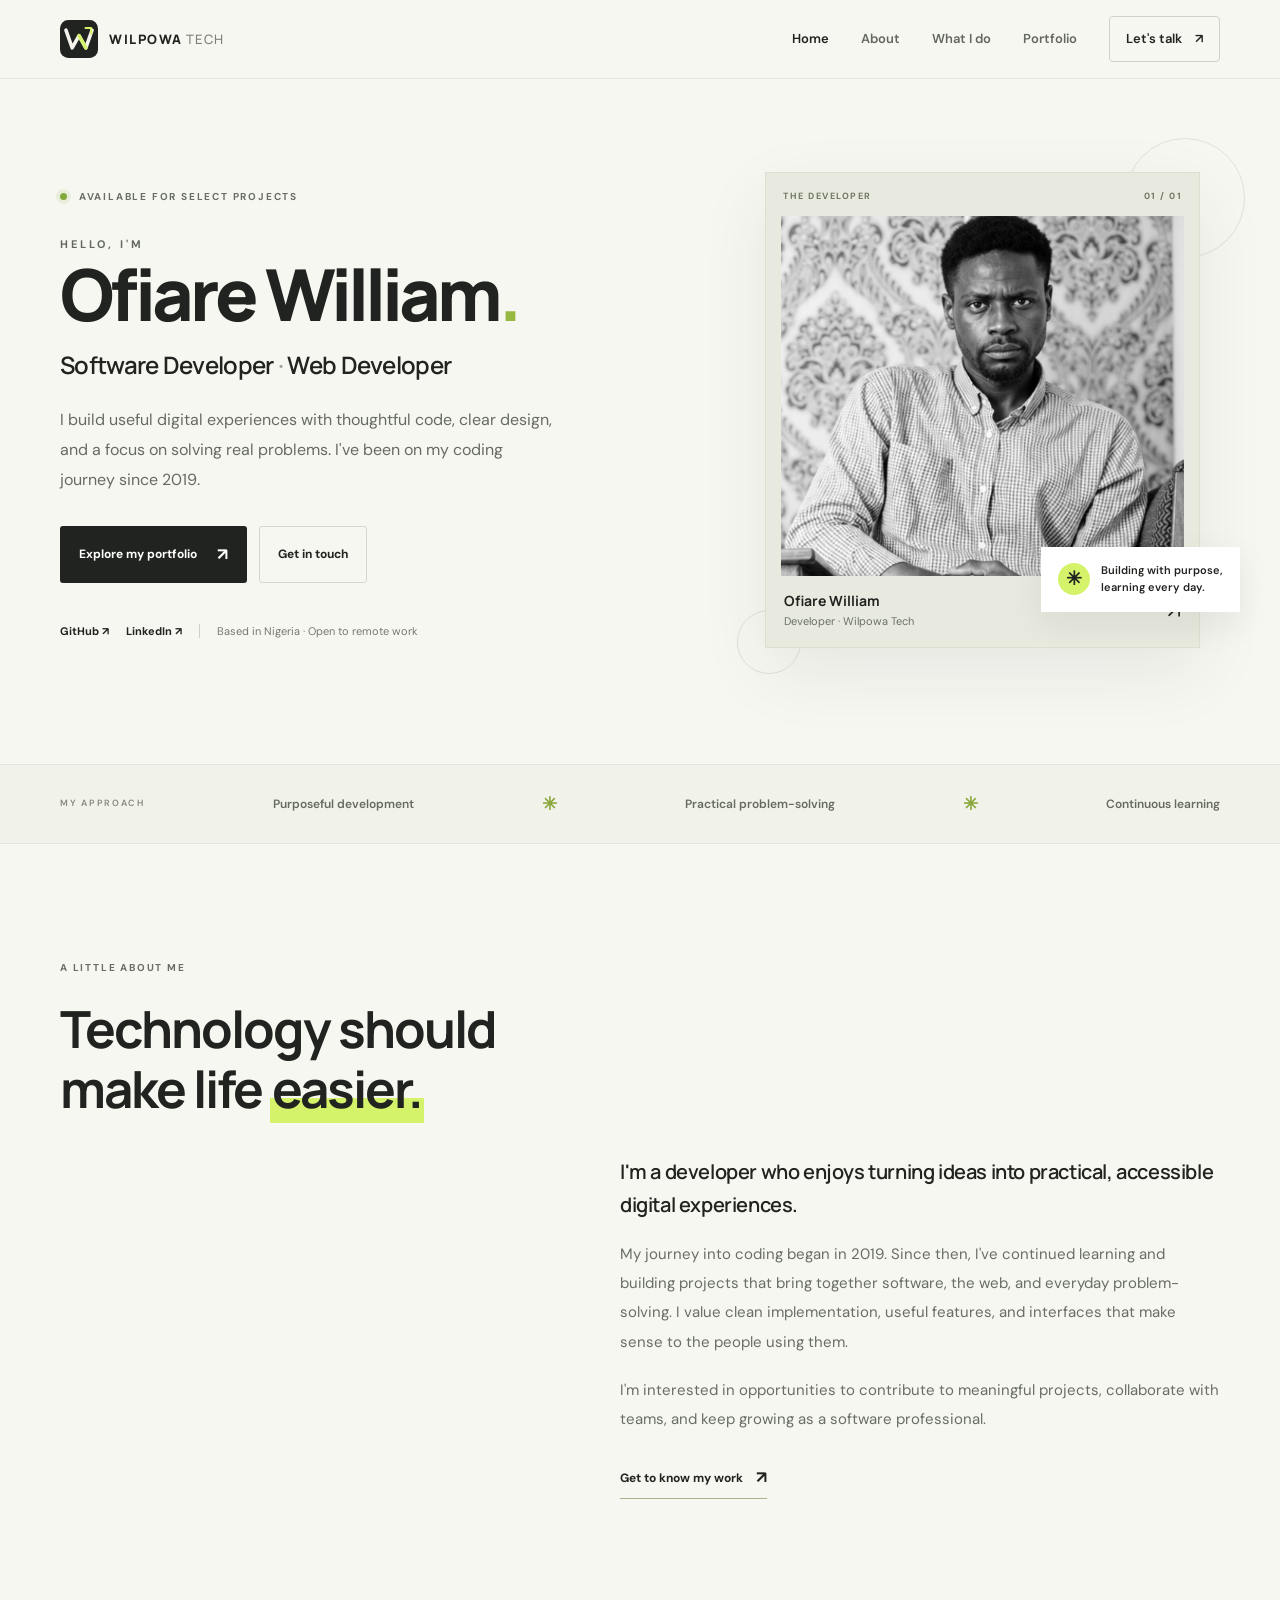
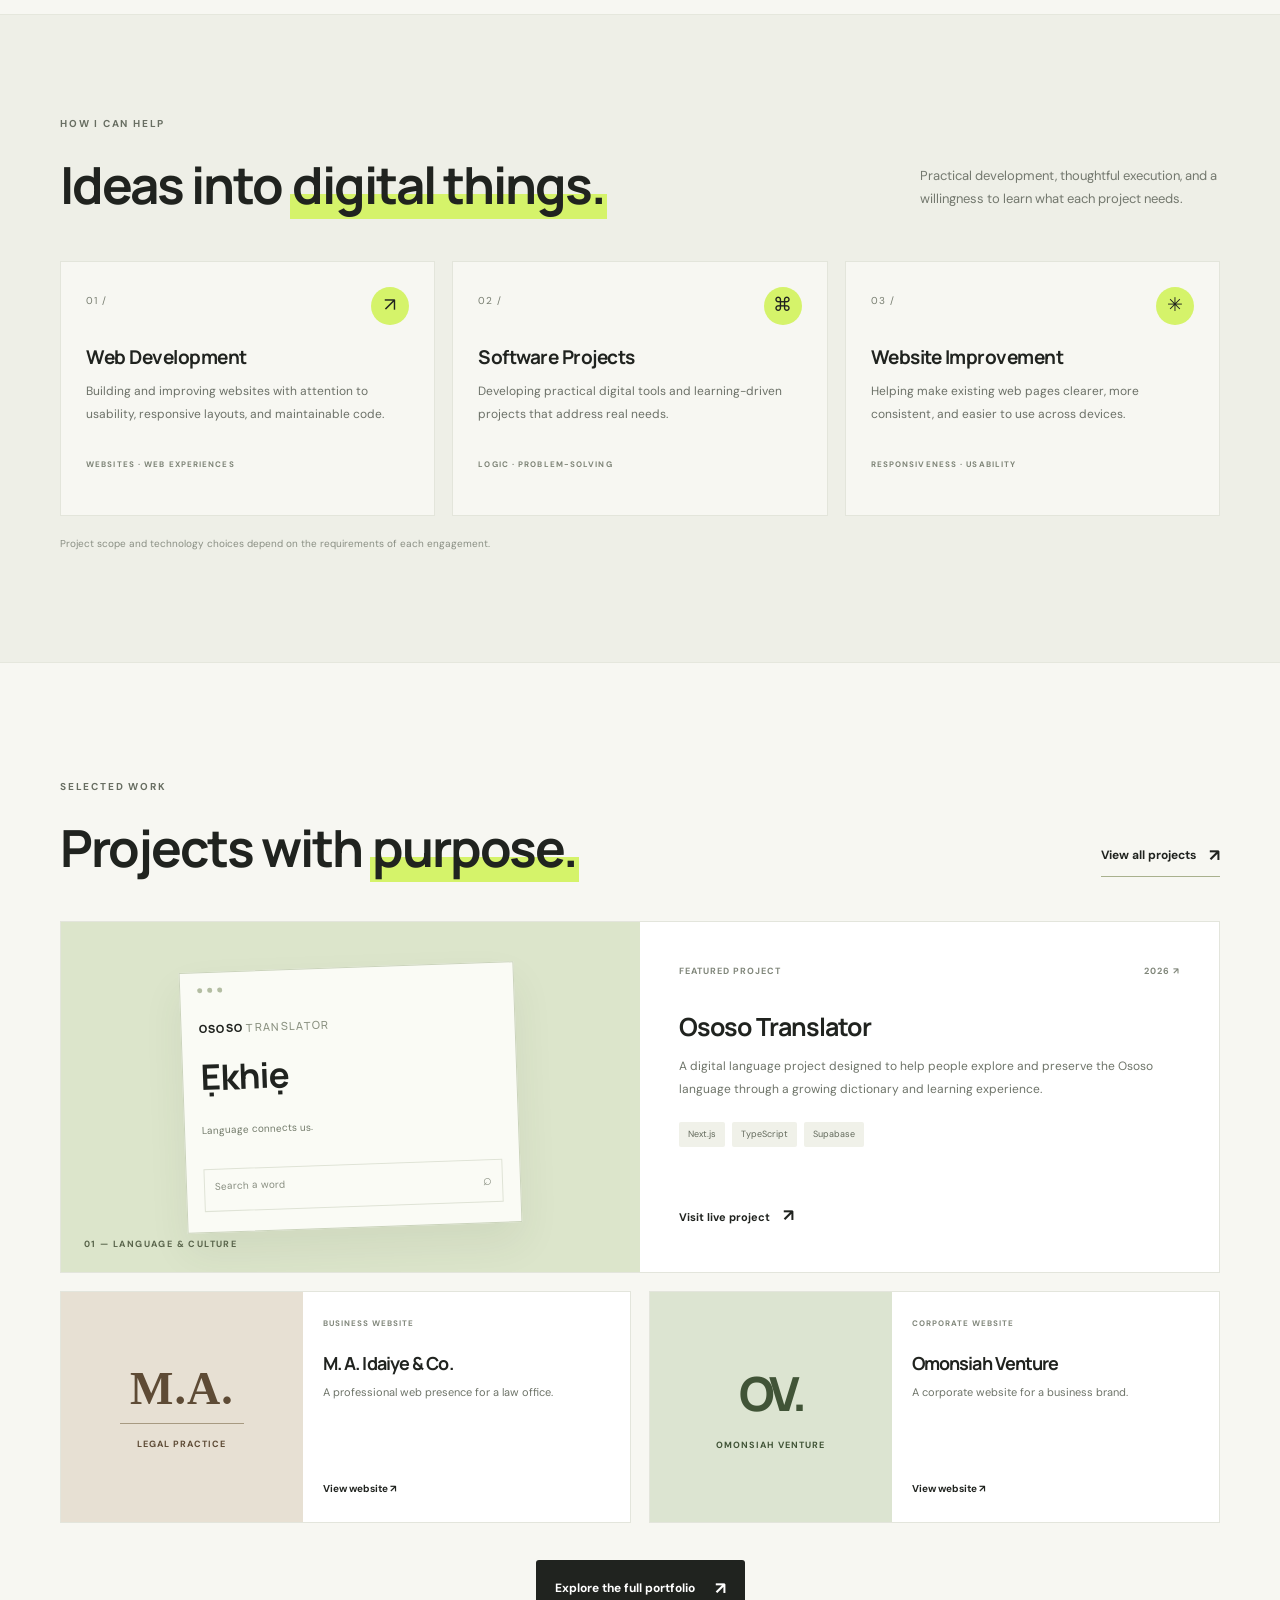
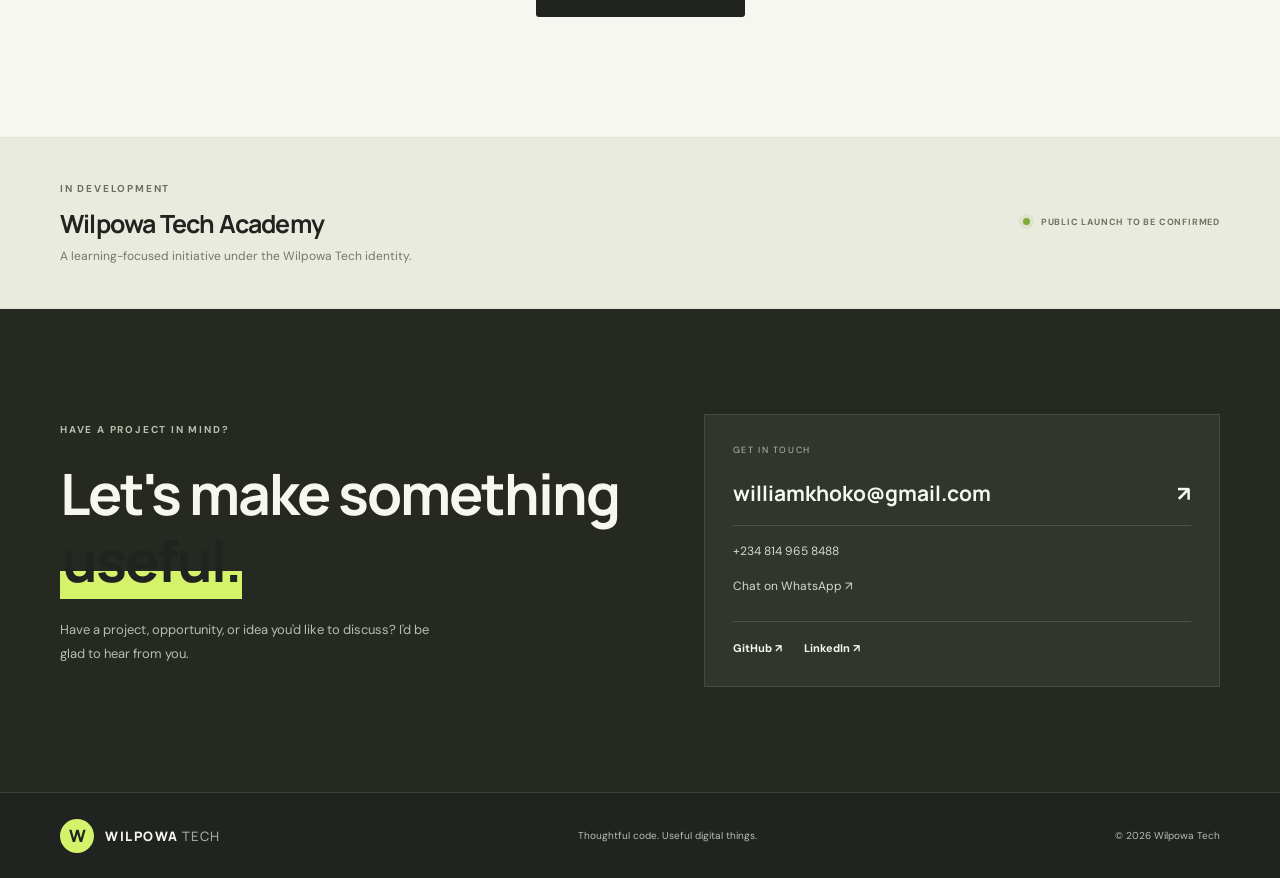
<file: index.html>
<!DOCTYPE html>
<html lang="en">
<head>
  <meta charset="UTF-8">
  <meta name="viewport" content="width=device-width, initial-scale=1.0">
  <meta name="theme-color" content="#f7f7f2">
  <meta name="description" content="Ofiare William — software developer and web developer at Wilpowa Tech. Explore web projects, digital solutions, and development services.">
  <title>Ofiare William | Software Developer — Wilpowa Tech</title>
  <link rel="icon" href="assets/favicon.svg" type="image/svg+xml">
  <link rel="preconnect" href="https://fonts.googleapis.com">
  <link rel="preconnect" href="https://fonts.gstatic.com" crossorigin>
  <link href="https://fonts.googleapis.com/css2?family=DM+Sans:wght@400;500;600;700&family=Manrope:wght@400;500;600;700;800&display=swap" rel="stylesheet">
  <link rel="stylesheet" href="styles.css">
  <script src="script.js" defer></script>
</head>
<body>
  <header class="site-header">
    <nav class="nav container" aria-label="Main navigation">
      <a class="brand" href="index.html" aria-label="Wilpowa Tech home">
        <img class="brand-logo" src="assets/wilpowa-logo.svg" alt="Wilpowa Tech" width="38" height="38">
        <span>WILPOWA<span class="brand-light">TECH</span></span>
      </a>
      <button class="menu-toggle" aria-label="Open navigation" aria-expanded="false">☰</button>
      <div class="nav-links">
        <a class="active" href="index.html">Home</a>
        <a href="#about">About</a>
        <a href="#services">What I do</a>
        <a href="portfolio.html">Portfolio</a>
        <a class="nav-contact" href="#contact">Let's talk <span>↗</span></a>
      </div>
    </nav>
  </header>

  <main>
    <section class="hero container">
      <div class="hero-copy">
        <div class="eyebrow"><span class="status-dot"></span> AVAILABLE FOR SELECT PROJECTS</div>
        <p class="intro-label">HELLO, I'M</p>
        <h1>Ofiare William<span class="accent-dot">.</span></h1>
        <h2>Software Developer <span class="muted">·</span> Web Developer</h2>
        <p class="hero-description">
          I build useful digital experiences with thoughtful code, clear design,
          and a focus on solving real problems. I've been on my coding journey since 2019.
        </p>
        <div class="hero-actions">
          <a class="button button-dark" href="portfolio.html">Explore my portfolio <span>↗</span></a>
          <a class="button button-outline" href="#contact">Get in touch</a>
        </div>
        <div class="hero-socials">
          <a href="https://github.com/wilpowatech" target="_blank" rel="noopener noreferrer">GitHub ↗</a>
          <a href="https://www.linkedin.com/in/osakpamukhoko-ofiare-a2278076/" target="_blank" rel="noopener noreferrer">LinkedIn ↗</a>
          <span class="social-divider"></span>
          <span>Based in Nigeria · Open to remote work</span>
        </div>
      </div>

      <div class="hero-visual">
        <div class="portrait-frame">
          <div class="portrait-topline"><span>THE DEVELOPER</span><span>01 / 01</span></div>
          <div class="portrait">
            <span class="portrait-initials">OW</span>
            <img src="assets/profile.jpg" alt="Portrait of Ofiare William"
              onerror="this.style.display='none'">
          </div>
          <div class="portrait-caption">
            <div><strong>Ofiare William</strong><span>Developer · Wilpowa Tech</span></div>
            <span class="portrait-arrow">↗</span>
          </div>
        </div>
        <div class="floating-note"><span class="note-icon">✳</span><span>Building with purpose,<br>learning every day.</span></div>
        <div class="hero-orbit orbit-one"></div>
        <div class="hero-orbit orbit-two"></div>
      </div>
    </section>

    <section class="trust-strip">
      <div class="container trust-inner">
        <span class="trust-label">MY APPROACH</span>
        <span>Purposeful development</span><span class="strip-dot">✳</span>
        <span>Practical problem-solving</span><span class="strip-dot">✳</span>
        <span>Continuous learning</span>
      </div>
    </section>

    <section class="section container" id="about">
      <div class="section-heading">
        <p class="eyebrow">A LITTLE ABOUT ME</p>
        <h2>Technology should<br>make life <span class="highlight">easier.</span></h2>
      </div>
      <div class="about-content">
        <p class="about-lead">I'm a developer who enjoys turning ideas into practical, accessible digital experiences.</p>
        <p>My journey into coding began in 2019. Since then, I've continued learning and building projects that bring together software, the web, and everyday problem-solving. I value clean implementation, useful features, and interfaces that make sense to the people using them.</p>
        <p>I'm interested in opportunities to contribute to meaningful projects, collaborate with teams, and keep growing as a software professional.</p>
        <a class="text-link" href="portfolio.html">Get to know my work <span>↗</span></a>
      </div>
    </section>

    <section class="services-section" id="services">
      <div class="container">
        <div class="section-heading section-heading-row">
          <div><p class="eyebrow">HOW I CAN HELP</p><h2>Ideas into <span class="highlight">digital things.</span></h2></div>
          <p class="heading-aside">Practical development, thoughtful execution, and a willingness to learn what each project needs.</p>
        </div>
        <div class="service-grid">
          <article class="service-card">
            <span class="service-number">01 /</span><span class="service-icon">↗</span>
            <h3>Web Development</h3>
            <p>Building and improving websites with attention to usability, responsive layouts, and maintainable code.</p>
            <span class="service-tag">WEBSITES · WEB EXPERIENCES</span>
          </article>
          <article class="service-card">
            <span class="service-number">02 /</span><span class="service-icon">⌘</span>
            <h3>Software Projects</h3>
            <p>Developing practical digital tools and learning-driven projects that address real needs.</p>
            <span class="service-tag">LOGIC · PROBLEM-SOLVING</span>
          </article>
          <article class="service-card">
            <span class="service-number">03 /</span><span class="service-icon">✳</span>
            <h3>Website Improvement</h3>
            <p>Helping make existing web pages clearer, more consistent, and easier to use across devices.</p>
            <span class="service-tag">RESPONSIVENESS · USABILITY</span>
          </article>
        </div>
        <p class="small-note">Project scope and technology choices depend on the requirements of each engagement.</p>
      </div>
    </section>

    <section class="section container featured-work">
      <div class="section-heading section-heading-row">
        <div><p class="eyebrow">SELECTED WORK</p><h2>Projects with <span class="highlight">purpose.</span></h2></div>
        <a class="text-link desktop-link" href="portfolio.html">View all projects <span>↗</span></a>
      </div>

      <a class="featured-project" href="https://ososo-translator-qtf8.vercel.app/" target="_blank" rel="noopener noreferrer">
        <div class="project-art art-ososo">
          <div class="art-window">
            <div class="window-dots"><i></i><i></i><i></i></div>
            <div class="art-brand">OSOSO <span>TRANSLATOR</span></div>
            <div class="art-word">Ẹkhiẹ<br><span>Language connects us.</span></div>
            <div class="art-search">Search a word <span>⌕</span></div>
          </div>
          <span class="art-label">01 — LANGUAGE & CULTURE</span>
        </div>
        <div class="project-details">
          <div class="project-topline"><span>FEATURED PROJECT</span><span>2026 ↗</span></div>
          <h3>Ososo Translator</h3>
          <p>A digital language project designed to help people explore and preserve the Ososo language through a growing dictionary and learning experience.</p>
          <div class="tags"><span>Next.js</span><span>TypeScript</span><span>Supabase</span></div>
          <span class="project-cta">Visit live project <b>↗</b></span>
        </div>
      </a>

      <div class="mini-project-grid">
        <a class="mini-project" href="https://wilpowatech.github.io/maidaiye/" target="_blank" rel="noopener noreferrer">
          <div class="mini-project-art art-law"><span class="mini-symbol">M.A.</span><span>LEGAL PRACTICE</span></div>
          <div class="mini-project-copy"><span class="project-topline">BUSINESS WEBSITE</span><h3>M. A. Idaiye & Co.</h3><p>A professional web presence for a law office.</p><span class="mini-arrow">View website ↗</span></div>
        </a>
        <a class="mini-project" href="https://wilpowatech.github.io/Omonsiah_Venture/" target="_blank" rel="noopener noreferrer">
          <div class="mini-project-art art-omonsiah"><span class="omonsiah-mark">OV.</span><span>OMONSIAH VENTURE</span></div>
          <div class="mini-project-copy"><span class="project-topline">CORPORATE WEBSITE</span><h3>Omonsiah Venture</h3><p>A corporate website for a business brand.</p><span class="mini-arrow">View website ↗</span></div>
        </a>
      </div>
      <div class="center-action"><a class="button button-dark" href="portfolio.html">Explore the full portfolio <span>↗</span></a></div>
    </section>

    <section class="academy-band">
      <div class="container academy-inner">
        <div><p class="eyebrow">IN DEVELOPMENT</p><h2>Wilpowa Tech Academy</h2><p>A learning-focused initiative under the Wilpowa Tech identity.</p></div>
        <span class="academy-badge"><span class="status-dot"></span> PUBLIC LAUNCH TO BE CONFIRMED</span>
      </div>
    </section>

    <section class="contact-section" id="contact">
      <div class="container contact-inner">
        <div><p class="eyebrow">HAVE A PROJECT IN MIND?</p><h2>Let's make something<br><span class="highlight">useful.</span></h2><p class="contact-description">Have a project, opportunity, or idea you'd like to discuss? I'd be glad to hear from you.</p></div>
        <div class="contact-card">
          <span class="contact-card-label">GET IN TOUCH</span>
          <a class="contact-email" href="mailto:williamkhoko@gmail.com">williamkhoko@gmail.com <span>↗</span></a>
          <a href="tel:+2348149658488">+234 814 965 8488</a>
          <a href="https://wa.me/2348149658488" target="_blank" rel="noopener noreferrer">Chat on WhatsApp ↗</a>
          <div class="contact-divider"></div>
          <div class="contact-socials"><a href="https://github.com/wilpowatech" target="_blank" rel="noopener noreferrer">GitHub ↗</a><a href="https://www.linkedin.com/in/osakpamukhoko-ofiare-a2278076/" target="_blank" rel="noopener noreferrer">LinkedIn ↗</a></div>
        </div>
      </div>
    </section>
  </main>

  <footer class="site-footer"><div class="container footer-inner"><a class="brand footer-brand" href="index.html"><span class="brand-mark">W</span><span>WILPOWA<span class="brand-light">TECH</span></span></a><span>Thoughtful code. Useful digital things.</span><span>© <span data-year></span> Wilpowa Tech</span></div></footer>
</body>
</html>
</file>
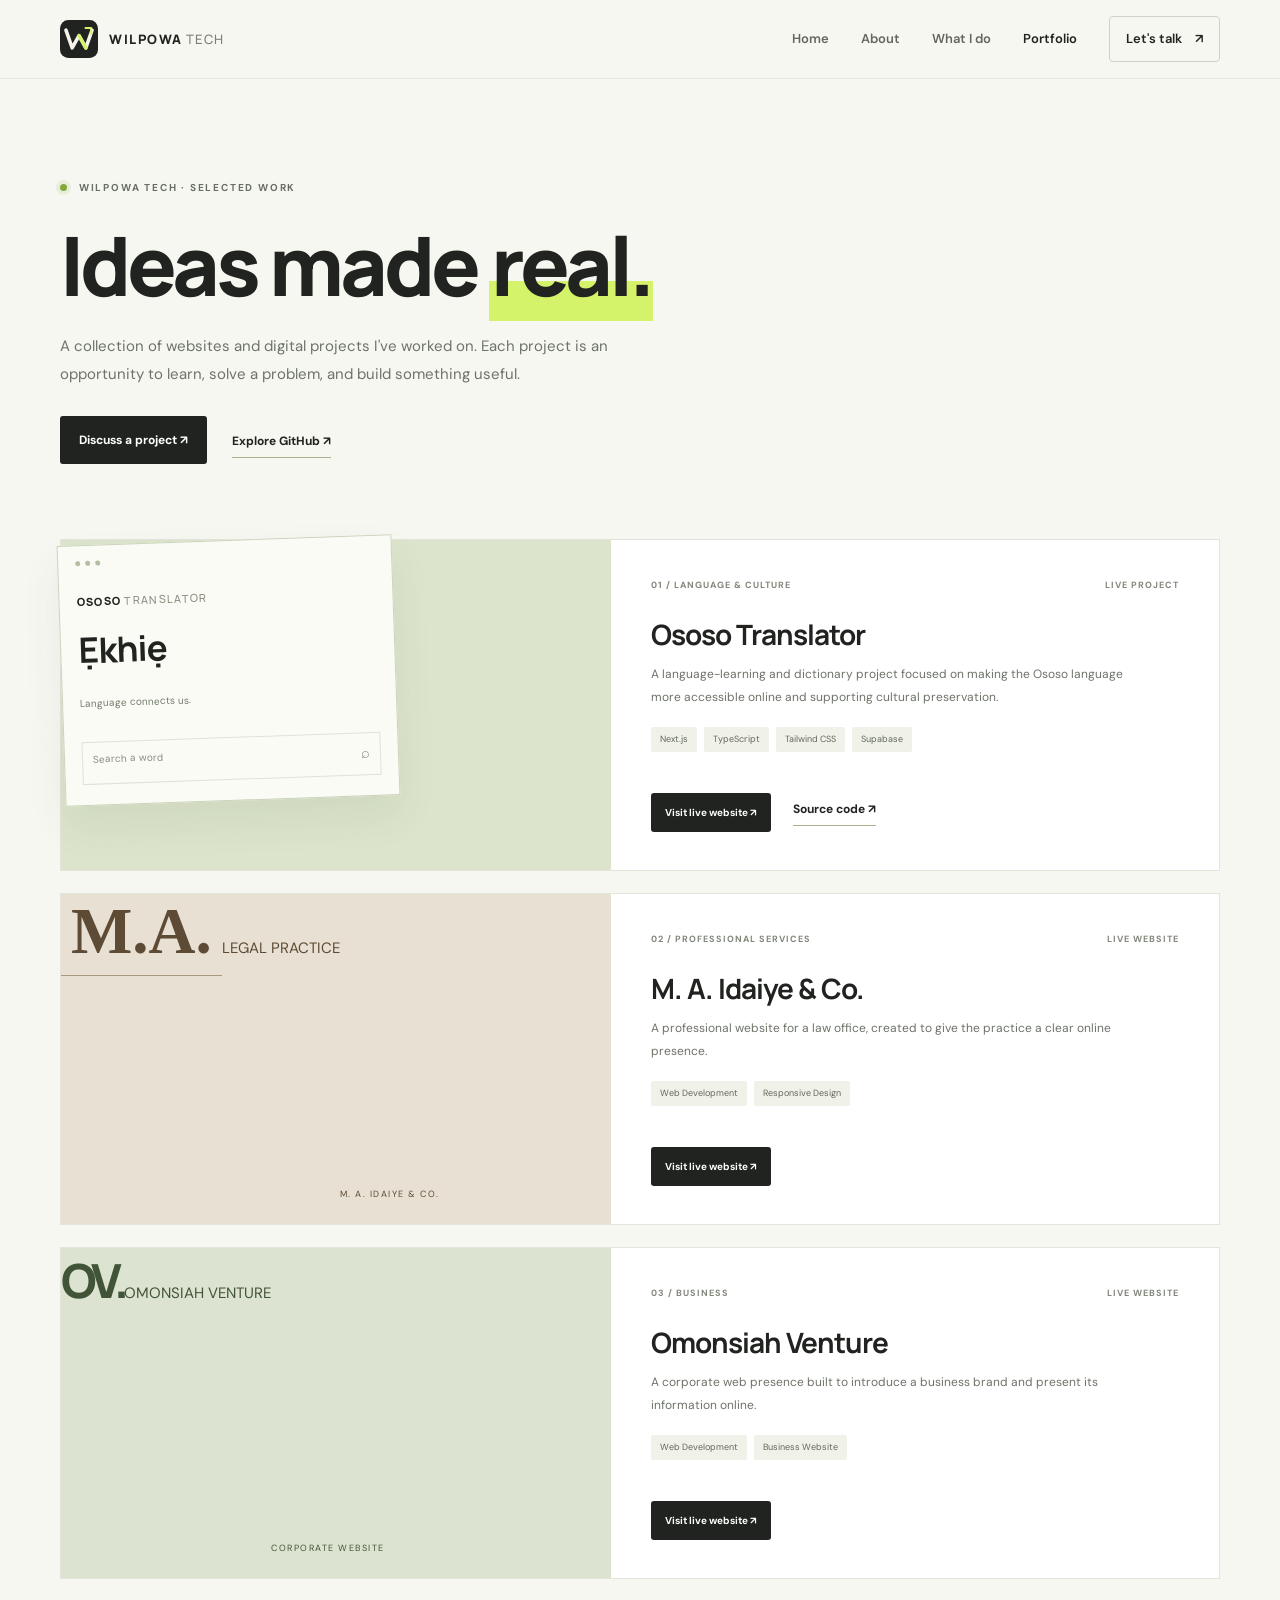
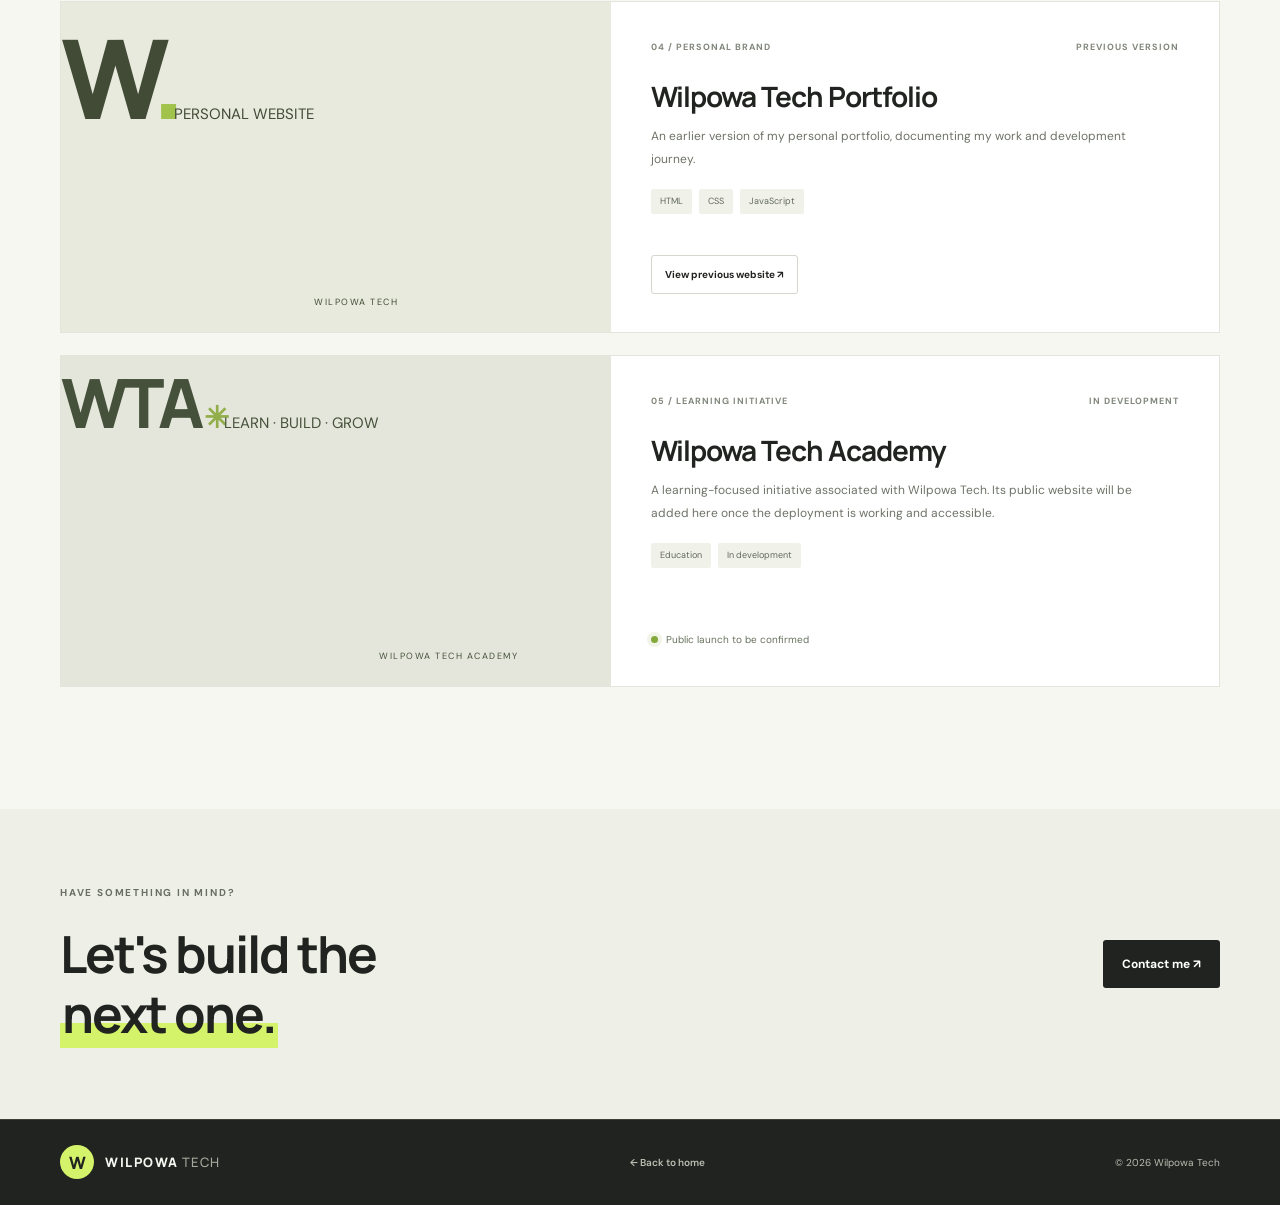
<file: portfolio.html>
<!DOCTYPE html>
<html lang="en">
<head>
  <meta charset="UTF-8">
  <meta name="viewport" content="width=device-width, initial-scale=1.0">
  <meta name="theme-color" content="#f7f7f2">
  <meta name="description" content="Explore web development and software projects by Ofiare William of Wilpowa Tech.">
  <title>Portfolio | Ofiare William — Wilpowa Tech</title>
  <link rel="icon" href="assets/favicon.svg" type="image/svg+xml">
  <link rel="preconnect" href="https://fonts.googleapis.com">
  <link rel="preconnect" href="https://fonts.gstatic.com" crossorigin>
  <link href="https://fonts.googleapis.com/css2?family=DM+Sans:wght@400;500;600;700&family=Manrope:wght@400;500;600;700;800&display=swap" rel="stylesheet">
  <link rel="stylesheet" href="styles.css">
  <script src="script.js" defer></script>
</head>
<body>
  <header class="site-header">
    <nav class="nav container" aria-label="Main navigation">
      <a class="brand" href="index.html"><img class="brand-logo" src="assets/wilpowa-logo.svg" alt="Wilpowa Tech" width="38" height="38"><span>WILPOWA<span class="brand-light">TECH</span></span></a>
      <button class="menu-toggle" aria-label="Open navigation" aria-expanded="false">☰</button>
      <div class="nav-links"><a href="index.html">Home</a><a href="index.html#about">About</a><a href="index.html#services">What I do</a><a class="active" href="portfolio.html">Portfolio</a><a class="nav-contact" href="index.html#contact">Let's talk <span>↗</span></a></div>
    </nav>
  </header>
  <main>
    <section class="portfolio-hero container">
      <p class="eyebrow"><span class="status-dot"></span> WILPOWA TECH · SELECTED WORK</p>
      <h1>Ideas made <span class="highlight">real.</span></h1>
      <p>A collection of websites and digital projects I've worked on. Each project is an opportunity to learn, solve a problem, and build something useful.</p>
      <div class="portfolio-hero-links"><a class="button button-dark" href="index.html#contact">Discuss a project ↗</a><a class="text-link" href="https://github.com/wilpowatech" target="_blank" rel="noopener noreferrer">Explore GitHub ↗</a></div>
    </section>

    <section class="portfolio-list container">
      <article class="portfolio-item">
        <div class="portfolio-item-art art-ososo"><div class="art-window"><div class="window-dots"><i></i><i></i><i></i></div><div class="art-brand">OSOSO <span>TRANSLATOR</span></div><div class="art-word">Ẹkhiẹ<br><span>Language connects us.</span></div><div class="art-search">Search a word <span>⌕</span></div></div></div>
        <div class="portfolio-item-info"><div class="project-topline"><span>01 / LANGUAGE & CULTURE</span><span>LIVE PROJECT</span></div><h2>Ososo Translator</h2><p>A language-learning and dictionary project focused on making the Ososo language more accessible online and supporting cultural preservation.</p><div class="tags"><span>Next.js</span><span>TypeScript</span><span>Tailwind CSS</span><span>Supabase</span></div><div class="portfolio-actions"><a class="button button-dark" href="https://ososo-translator-qtf8.vercel.app/" target="_blank" rel="noopener noreferrer">Visit live website ↗</a><a class="text-link" href="https://github.com/wilpowatech/ososo-translator" target="_blank" rel="noopener noreferrer">Source code ↗</a></div></div>
      </article>

      <article class="portfolio-item">
        <div class="portfolio-item-art art-law portfolio-art-small"><span class="mini-symbol">M.A.</span><span>LEGAL PRACTICE</span><span class="art-bottom-label">M. A. IDAIYE & CO.</span></div>
        <div class="portfolio-item-info"><div class="project-topline"><span>02 / PROFESSIONAL SERVICES</span><span>LIVE WEBSITE</span></div><h2>M. A. Idaiye & Co.</h2><p>A professional website for a law office, created to give the practice a clear online presence.</p><div class="tags"><span>Web Development</span><span>Responsive Design</span></div><div class="portfolio-actions"><a class="button button-dark" href="https://wilpowatech.github.io/maidaiye/" target="_blank" rel="noopener noreferrer">Visit live website ↗</a></div></div>
      </article>

      <article class="portfolio-item">
        <div class="portfolio-item-art art-omonsiah portfolio-art-small"><span class="omonsiah-mark">OV.</span><span>OMONSIAH VENTURE</span><span class="art-bottom-label">CORPORATE WEBSITE</span></div>
        <div class="portfolio-item-info"><div class="project-topline"><span>03 / BUSINESS</span><span>LIVE WEBSITE</span></div><h2>Omonsiah Venture</h2><p>A corporate web presence built to introduce a business brand and present its information online.</p><div class="tags"><span>Web Development</span><span>Business Website</span></div><div class="portfolio-actions"><a class="button button-dark" href="https://wilpowatech.github.io/Omonsiah_Venture/" target="_blank" rel="noopener noreferrer">Visit live website ↗</a></div></div>
      </article>

      <article class="portfolio-item">
        <div class="portfolio-item-art art-personal portfolio-art-small"><span class="personal-monogram">W<span>.</span></span><span>PERSONAL WEBSITE</span><span class="art-bottom-label">WILPOWA TECH</span></div>
        <div class="portfolio-item-info"><div class="project-topline"><span>04 / PERSONAL BRAND</span><span>PREVIOUS VERSION</span></div><h2>Wilpowa Tech Portfolio</h2><p>An earlier version of my personal portfolio, documenting my work and development journey.</p><div class="tags"><span>HTML</span><span>CSS</span><span>JavaScript</span></div><div class="portfolio-actions"><a class="button button-outline" href="https://wilpowatech.github.io/my-portfolio/" target="_blank" rel="noopener noreferrer">View previous website ↗</a></div></div>
      </article>

      <article class="portfolio-item">
        <div class="portfolio-item-art art-academy portfolio-art-small"><span class="academy-symbol">WTA<span>✳</span></span><span>LEARN · BUILD · GROW</span><span class="art-bottom-label">WILPOWA TECH ACADEMY</span></div>
        <div class="portfolio-item-info"><div class="project-topline"><span>05 / LEARNING INITIATIVE</span><span>IN DEVELOPMENT</span></div><h2>Wilpowa Tech Academy</h2><p>A learning-focused initiative associated with Wilpowa Tech. Its public website will be added here once the deployment is working and accessible.</p><div class="tags"><span>Education</span><span>In development</span></div><span class="project-status"><span class="status-dot"></span> Public launch to be confirmed</span></div>
      </article>
    </section>

    <section class="portfolio-contact"><div class="container portfolio-contact-inner"><div><p class="eyebrow">HAVE SOMETHING IN MIND?</p><h2>Let's build the<br><span class="highlight">next one.</span></h2></div><a class="button button-dark" href="index.html#contact">Contact me ↗</a></div></section>
  </main>
  <footer class="site-footer"><div class="container footer-inner"><a class="brand footer-brand" href="index.html"><span class="brand-mark">W</span><span>WILPOWA<span class="brand-light">TECH</span></span></a><a class="footer-back" href="index.html">← Back to home</a><span>© <span data-year></span> Wilpowa Tech</span></div></footer>
</body>
</html>
</file>
<file: styles.css>
/* Wilpowa Tech — personal profile and portfolio */
:root{--paper:#f7f7f2;--white:#fff;--ink:#20231f;--muted:#70756c;--line:#e3e5dc;--lime:#d5f36a;--green:#52662d;--serif:Georgia,"Times New Roman",serif;--sans:"DM Sans",Arial,sans-serif;--display:"Manrope","DM Sans",sans-serif;--container:1160px}
*{box-sizing:border-box}html{scroll-behavior:smooth;scroll-padding-top:90px}body{margin:0;background:var(--paper);color:var(--ink);font-family:var(--sans);font-size:15px;line-height:1.7;-webkit-font-smoothing:antialiased}a{color:inherit;text-decoration:none}button{font:inherit}.container{width:min(var(--container),calc(100% - 48px));margin-inline:auto}.site-header{position:sticky;top:0;z-index:10;background:rgba(247,247,242,.93);backdrop-filter:blur(16px);border-bottom:1px solid rgba(32,35,31,.07)}.nav{height:78px;display:flex;align-items:center;justify-content:space-between;gap:28px}.brand{display:inline-flex;align-items:center;gap:11px;font:800 13px var(--display);letter-spacing:1.5px}.brand-mark{width:34px;height:34px;border-radius:50%;display:grid;place-items:center;background:var(--lime);color:var(--ink);font-size:17px;letter-spacing:-1px}.brand-light{font-weight:500;color:#7c8177;margin-left:3px}.nav-links{display:flex;align-items:center;gap:32px;font-size:13px;font-weight:600}.nav-links>a:not(.nav-contact){color:#62675f;transition:color .2s}.nav-links>a:hover,.nav-links>a.active{color:var(--ink)}.nav-contact{padding:11px 16px;border:1px solid #cfd2c7;border-radius:4px}.nav-contact span{margin-left:10px}.menu-toggle{display:none;border:0;background:transparent;font-size:24px;cursor:pointer}.hero{min-height:620px;display:grid;grid-template-columns:1.05fr .95fr;align-items:center;gap:70px;padding-block:75px 90px}.eyebrow{font-size:10px;letter-spacing:1.8px;font-weight:700;color:#686e62;margin:0 0 22px}.status-dot{display:inline-block;width:7px;height:7px;background:#83a83c;border-radius:50%;margin-right:8px;box-shadow:0 0 0 4px rgba(131,168,60,.12)}.intro-label{font-size:11px;letter-spacing:3px;font-weight:700;margin:30px 0 3px;color:#62675f}.hero h1,.portfolio-hero h1{font:800 clamp(44px,5.6vw,75px)/1.08 var(--display);letter-spacing:-4px;margin:0 0 13px}.accent-dot{color:#98b941}.hero h2{font:600 clamp(18px,2.2vw,24px)/1.5 var(--display);letter-spacing:-.7px;margin:0 0 22px}.muted{color:#a3a79e}.hero-description{font-size:16px;line-height:1.9;color:#666b62;max-width:500px;margin:0}.hero-actions{display:flex;flex-wrap:wrap;gap:12px;margin-top:30px}.button{display:inline-flex;align-items:center;justify-content:center;gap:20px;padding:13px 18px;font-size:12px;font-weight:700;border:1px solid transparent;border-radius:3px;transition:transform .2s,background .2s}.button:hover{transform:translateY(-2px)}.button-dark{background:var(--ink);color:white}.button-dark:hover{background:#3c4433}.button-dark span{font-size:17px}.button-outline{border-color:#d4d7cc;background:transparent}.button-outline:hover{background:#fff}.hero-socials{display:flex;align-items:center;flex-wrap:wrap;gap:17px;margin-top:39px;font-size:11px;color:#74796f}.hero-socials a{color:var(--ink);font-weight:700}.social-divider{height:14px;width:1px;background:#cdd0c5}.hero-visual{position:relative;max-width:455px;width:100%;justify-self:end;padding:18px 20px 26px 0}.portrait-frame{position:relative;z-index:1;background:#e8eadf;padding:15px;border:1px solid #dce0d1;box-shadow:0 24px 65px rgba(43,48,35,.08)}.portrait-topline{display:flex;justify-content:space-between;font-size:9px;font-weight:700;letter-spacing:1.5px;color:#707668;padding:1px 2px 12px}.portrait{height:360px;background:linear-gradient(140deg,#dfe5d1,#b8c39d);display:grid;place-items:center;overflow:hidden;position:relative}.portrait img{width:100%;height:100%;object-fit:cover;object-position:center 35%;position:absolute;inset:0}.portrait-initials{font:800 105px var(--display);letter-spacing:-8px;color:rgba(66,81,47,.35)}.portrait-caption{display:flex;justify-content:space-between;align-items:center;padding:15px 3px 1px}.portrait-caption strong,.portrait-caption div>span{display:block}.portrait-caption strong{font:700 14px var(--display)}.portrait-caption div>span{font-size:11px;color:#6b7165;margin-top:2px}.portrait-arrow{font-size:22px}.floating-note{position:absolute;z-index:2;right:-20px;bottom:62px;display:flex;align-items:center;gap:11px;padding:15px 17px;background:white;box-shadow:0 12px 35px #20231f12;font-size:11px;line-height:1.6;font-weight:600}.note-icon{display:grid;place-items:center;width:32px;height:32px;border-radius:50%;background:var(--lime);font-size:19px}.hero-orbit{position:absolute;border:1px solid #dfe2d6;border-radius:50%;z-index:0}.orbit-one{width:120px;height:120px;right:-25px;top:-16px}.orbit-two{width:64px;height:64px;left:-28px;bottom:0}.trust-strip{border-block:1px solid var(--line);background:#f1f2e9}.trust-inner{min-height:78px;display:flex;align-items:center;justify-content:space-between;gap:22px;font-size:12px;font-weight:600;color:#666b60}.trust-label{font-size:9px;letter-spacing:1.7px;color:#858a7e}.strip-dot{color:#8aa83e;font-size:18px}.section{padding-block:115px}.section-heading h2,.contact-inner h2,.portfolio-contact h2{font:700 clamp(35px,4vw,52px)/1.18 var(--display);letter-spacing:-2px;margin:0}.highlight{background:linear-gradient(transparent 64%,var(--lime) 64%);padding-inline:2px}.about-content{max-width:600px;margin:36px 0 0 auto}.about-content p{color:#686e64;line-height:1.95;margin:0 0 19px}.about-content .about-lead{font:600 20px/1.65 var(--display);letter-spacing:-.4px;color:var(--ink)}.text-link{display:inline-flex;align-items:center;gap:13px;font-size:12px;font-weight:700;border-bottom:1px solid #a9b18e;padding-bottom:6px;margin-top:10px}.text-link span{font-size:17px}.services-section{padding-block:100px;background:#eeefe7;border-block:1px solid #e5e7dd}.section-heading-row{display:flex;justify-content:space-between;align-items:end;gap:35px}.heading-aside{max-width:300px;margin:0 0 4px;color:#73786e;font-size:13px;line-height:1.8}.service-grid{display:grid;grid-template-columns:repeat(3,1fr);gap:17px;margin-top:46px}.service-card{background:var(--paper);padding:25px 25px 27px;border:1px solid #e3e5db;min-height:255px;position:relative}.service-number{font-size:10px;letter-spacing:1px;color:#777d70}.service-icon{float:right;width:38px;height:38px;border-radius:50%;background:var(--lime);display:grid;place-items:center;font-size:19px}.service-card h3{font:700 19px var(--display);letter-spacing:-.5px;margin:32px 0 10px}.service-card p{font-size:12px;line-height:1.9;color:#6c7168;margin:0 0 24px}.service-tag{font-size:8px;letter-spacing:1.1px;font-weight:700;color:#7e8477}.small-note{font-size:10px;color:#8a8f84;margin-top:19px}.featured-work{padding-bottom:120px}.featured-project{display:grid;grid-template-columns:1fr 1fr;margin-top:44px;border:1px solid var(--line);background:#fff;transition:box-shadow .25s,transform .25s}.featured-project:hover,.mini-project:hover{box-shadow:0 16px 45px #20231f0b;transform:translateY(-3px)}.project-art{min-height:350px;display:flex;align-items:center;justify-content:center;position:relative;overflow:hidden}.art-ososo{background:#dce5cb}.art-window{width:72%;max-width:335px;background:#fafbf5;border:1px solid #cbd4bc;padding:15px 17px 20px;box-shadow:0 20px 40px #34432313;transform:rotate(-2deg)}.window-dots{display:flex;gap:5px}.window-dots i{width:5px;height:5px;background:#b3bda2;border-radius:50%}.art-brand{font:800 11px var(--display);letter-spacing:1.3px;margin-top:28px}.art-brand span{font-weight:500;color:#8a9180}.art-word{font:700 35px var(--display);line-height:1.25;margin-top:20px;letter-spacing:-1px}.art-word span{font:400 10px var(--sans);color:#737b6b;letter-spacing:0}.art-search{display:flex;justify-content:space-between;border:1px solid #dfe3d6;padding:8px 10px;margin-top:25px;color:#888e80;font-size:10px}.art-search span{font-size:15px}.art-label{position:absolute;bottom:20px;left:23px;font-size:9px;letter-spacing:1.4px;font-weight:700;color:#59644b}.project-details{padding:42px 39px;display:flex;flex-direction:column;align-items:flex-start}.project-topline{width:100%;display:flex;justify-content:space-between;gap:10px;font-size:9px;font-weight:700;letter-spacing:1px;color:#81877b}.project-details h3,.mini-project-copy h3{font:700 25px var(--display);letter-spacing:-.9px;margin:30px 0 11px}.project-details>p,.mini-project-copy>p{font-size:12px;line-height:1.9;color:#6e7469;margin:0}.tags{display:flex;gap:7px;flex-wrap:wrap;margin-top:21px}.tags span{font-size:9px;padding:5px 9px;background:#f0f1e9;color:#62695b;border-radius:2px}.project-cta{margin-top:auto;padding-top:30px;font-size:11px;font-weight:700}.project-cta b{margin-left:10px;font-size:17px}.mini-project-grid{display:grid;grid-template-columns:1fr 1fr;gap:18px;margin-top:18px}.mini-project{display:grid;grid-template-columns:.85fr 1.15fr;min-height:230px;background:#fff;border:1px solid var(--line);transition:box-shadow .25s,transform .25s}.mini-project-art{min-height:230px;display:flex;flex-direction:column;align-items:center;justify-content:center;gap:13px;font-size:9px;font-weight:700;letter-spacing:1px}.art-law{background:#e7e0d3;color:#5e4b35}.mini-symbol{font:700 46px var(--serif);border-bottom:1px solid #a79a81;padding:0 10px 8px}.art-omonsiah{background:#dce4d1;color:#415437}.omonsiah-mark{font:800 47px var(--display);letter-spacing:-5px}.mini-project-copy{padding:25px 20px;display:flex;flex-direction:column;align-items:flex-start}.mini-project-copy .project-topline{font-size:8px}.mini-project-copy h3{font-size:18px;margin:20px 0 7px}.mini-project-copy>p{font-size:11px}.mini-arrow{font-size:10px;font-weight:700;margin-top:auto;padding-top:15px}.center-action{text-align:center;margin-top:37px}.academy-band{background:#e9ebdf;border-block:1px solid #e0e3d6;padding-block:42px}.academy-inner{display:flex;justify-content:space-between;align-items:center;gap:30px}.academy-inner .eyebrow{margin-bottom:9px}.academy-inner h2{font:700 25px var(--display);letter-spacing:-.8px;margin:0}.academy-inner p:not(.eyebrow){font-size:12px;color:#71776a;margin:5px 0 0}.academy-badge{font-size:9px;letter-spacing:.8px;font-weight:700;color:#6c7460;white-space:nowrap}.contact-section{padding-block:105px;background:#252922;color:#f7f7f2}.contact-inner{display:grid;grid-template-columns:1fr .9fr;align-items:center;gap:70px}.contact-inner .eyebrow{color:#b9c1ad}.contact-inner h2{font-size:clamp(40px,4.5vw,57px)}.contact-description{max-width:390px;font-size:13px;line-height:1.9;color:#b8bdb2;margin-top:23px}.contact-inner .highlight,.portfolio-contact .highlight{color:var(--ink)}.contact-card{padding:28px;background:#30352d;border:1px solid #454b40;display:flex;flex-direction:column;align-items:flex-start}.contact-card-label{font-size:9px;letter-spacing:1.6px;color:#b7bfaa;margin-bottom:20px}.contact-email{font:700 clamp(15px,2vw,21px) var(--display);padding-bottom:17px;border-bottom:1px solid #4b5146;width:100%;display:flex;justify-content:space-between;gap:10px}.contact-card>a:not(.contact-email){font-size:12px;color:#d6dacd;margin-top:15px}.contact-divider{width:100%;height:1px;background:#4b5146;margin:25px 0 17px}.contact-socials{display:flex;gap:22px}.contact-socials a{font-size:11px;font-weight:700}.site-footer{background:#20231f;color:#b9beb2;border-top:1px solid #3a4036}.footer-inner{min-height:85px;display:flex;align-items:center;justify-content:space-between;gap:20px;font-size:10px}.footer-brand{color:#f6f7f0}.footer-brand .brand-light{color:#a3aa9b}.portfolio-hero{padding-block:100px 75px}.portfolio-hero .eyebrow{margin-bottom:25px}.portfolio-hero h1{font-size:clamp(48px,7vw,82px)}.portfolio-hero>p:not(.eyebrow){max-width:580px;font-size:15px;line-height:1.9;color:#6d7368;margin-top:22px}.portfolio-hero-links{display:flex;align-items:center;gap:25px;margin-top:27px}.portfolio-list{padding-bottom:100px}.portfolio-item{display:grid;grid-template-columns:.95fr 1.05fr;background:white;border:1px solid var(--line);margin-bottom:22px;min-height:330px}.portfolio-item-art{min-height:330px}.portfolio-item-info{padding:38px 40px;display:flex;flex-direction:column;align-items:flex-start}.portfolio-item-info h2{font:700 28px var(--display);letter-spacing:-1px;margin:22px 0 10px}.portfolio-item-info>p{font-size:12px;line-height:1.9;color:#6d7368;margin:0;max-width:490px}.portfolio-item-info .tags{margin-top:18px}.portfolio-actions{display:flex;align-items:center;flex-wrap:wrap;gap:22px;margin-top:auto;padding-top:25px}.portfolio-actions .button{padding:10px 13px;font-size:10px}.portfolio-actions .text-link{margin-top:0}.portfolio-art-small{position:relative;min-height:330px}.portfolio-art-small .mini-symbol{font-size:65px}.art-bottom-label{position:absolute;bottom:22px;font-size:9px;letter-spacing:1.5px}.art-personal{background:#e7eadd;color:#424b35}.personal-monogram{font:800 110px var(--display);letter-spacing:-12px}.personal-monogram span{color:#a1c34c}.art-academy{background:#e5e6db;color:#45513b}.academy-symbol{font:800 68px var(--display);letter-spacing:-5px}.academy-symbol span{font-size:30px;color:#91ae4a;margin-left:5px}.project-status{display:inline-flex;align-items:center;font-size:10px;color:#68715d;margin-top:auto;padding-top:22px}.portfolio-contact{background:#eeefe7;padding-block:75px}.portfolio-contact-inner{display:flex;justify-content:space-between;align-items:center;gap:25px}.portfolio-contact h2{margin-top:0}.portfolio-contact .button{white-space:nowrap}.footer-back{font-weight:600}
@media(min-width:1300px){.hero{min-height:670px}}
@media(max-width:900px){.hero{gap:35px;min-height:auto;padding-block:70px}.hero h1{font-size:55px}.portrait{height:310px}.hero-socials{gap:12px}.trust-inner{flex-wrap:wrap;justify-content:center;padding-block:20px}.trust-label{width:100%;text-align:center}.section{padding-block:85px}.project-details{padding:30px 26px}.mini-project{grid-template-columns:1fr}.mini-project-art{min-height:170px}.mini-project-copy{min-height:210px}.portfolio-item-info{padding:30px}.portfolio-item-art,.portfolio-art-small{min-height:300px}}
@media(max-width:650px){.container{width:min(100% - 34px,var(--container))}.nav{height:68px}.menu-toggle{display:block}.nav-links{display:none;position:absolute;top:68px;left:0;right:0;background:var(--paper);padding:20px 24px 24px;border-bottom:1px solid var(--line);flex-direction:column;align-items:stretch;gap:0}.nav-links.open{display:flex}.nav-links>a{padding:12px 0}.nav-links .nav-contact{margin-top:8px;text-align:center}.hero{grid-template-columns:1fr;padding-block:58px 62px;gap:45px}.hero h1{font-size:clamp(45px,12vw,64px);letter-spacing:-3px}.hero h2{font-size:19px}.hero-description{font-size:14px}.hero-socials{font-size:10px}.hero-visual{justify-self:center;max-width:400px;padding-right:10px}.portrait{height:330px}.floating-note{right:-4px;bottom:47px}.trust-inner{gap:12px;font-size:10px}.trust-inner>span:not(.trust-label):not(.strip-dot){text-align:center}.section{padding-block:75px}.section-heading h2,.contact-inner h2,.portfolio-contact h2{font-size:38px;letter-spacing:-1.6px}.about-content{margin-top:27px}.about-content .about-lead{font-size:18px}.section-heading-row{align-items:flex-start;flex-direction:column;gap:15px}.heading-aside{max-width:100%}.services-section{padding-block:75px}.service-grid{grid-template-columns:1fr;gap:12px;margin-top:30px}.service-card{min-height:220px}.service-card h3{margin-top:24px}.featured-project{grid-template-columns:1fr}.project-art{min-height:290px}.project-details{padding:28px 23px;min-height:300px}.mini-project-grid{grid-template-columns:1fr}.mini-project{grid-template-columns:.85fr 1.15fr;min-height:200px}.mini-project-art{min-height:200px}.mini-project-copy{min-height:200px;padding:21px 16px}.mini-project-copy h3{font-size:17px}.academy-inner{align-items:flex-start;flex-direction:column;gap:18px}.contact-section{padding-block:75px}.contact-inner{grid-template-columns:1fr;gap:35px}.contact-card{padding:22px}.footer-inner{padding-block:23px;flex-wrap:wrap;justify-content:space-between}.footer-inner>span:nth-child(2){order:3;width:100%}.portfolio-hero{padding-block:70px 48px}.portfolio-hero h1{font-size:53px;letter-spacing:-3px}.portfolio-hero>p:not(.eyebrow){font-size:13px}.portfolio-hero-links{align-items:flex-start;flex-direction:column;gap:13px}.portfolio-list{padding-bottom:70px}.portfolio-item{grid-template-columns:1fr}.portfolio-item-art,.portfolio-art-small{min-height:270px}.portfolio-item-info{padding:26px 23px;min-height:320px}.portfolio-item-info h2{font-size:25px}.portfolio-actions{margin-top:10px}.portfolio-contact{padding-block:60px}.portfolio-contact-inner{align-items:flex-start;flex-direction:column}.portfolio-contact h2{font-size:40px}}
@media(prefers-reduced-motion:reduce){html{scroll-behavior:auto}*,*::before,*::after{transition:none!important;animation:none!important}}

/* Wilpowa Tech logo */
.brand-logo {
    display: block;
    width: 38px;
    height: 38px;
    flex-shrink: 0;
    object-fit: contain;
}
</file>
